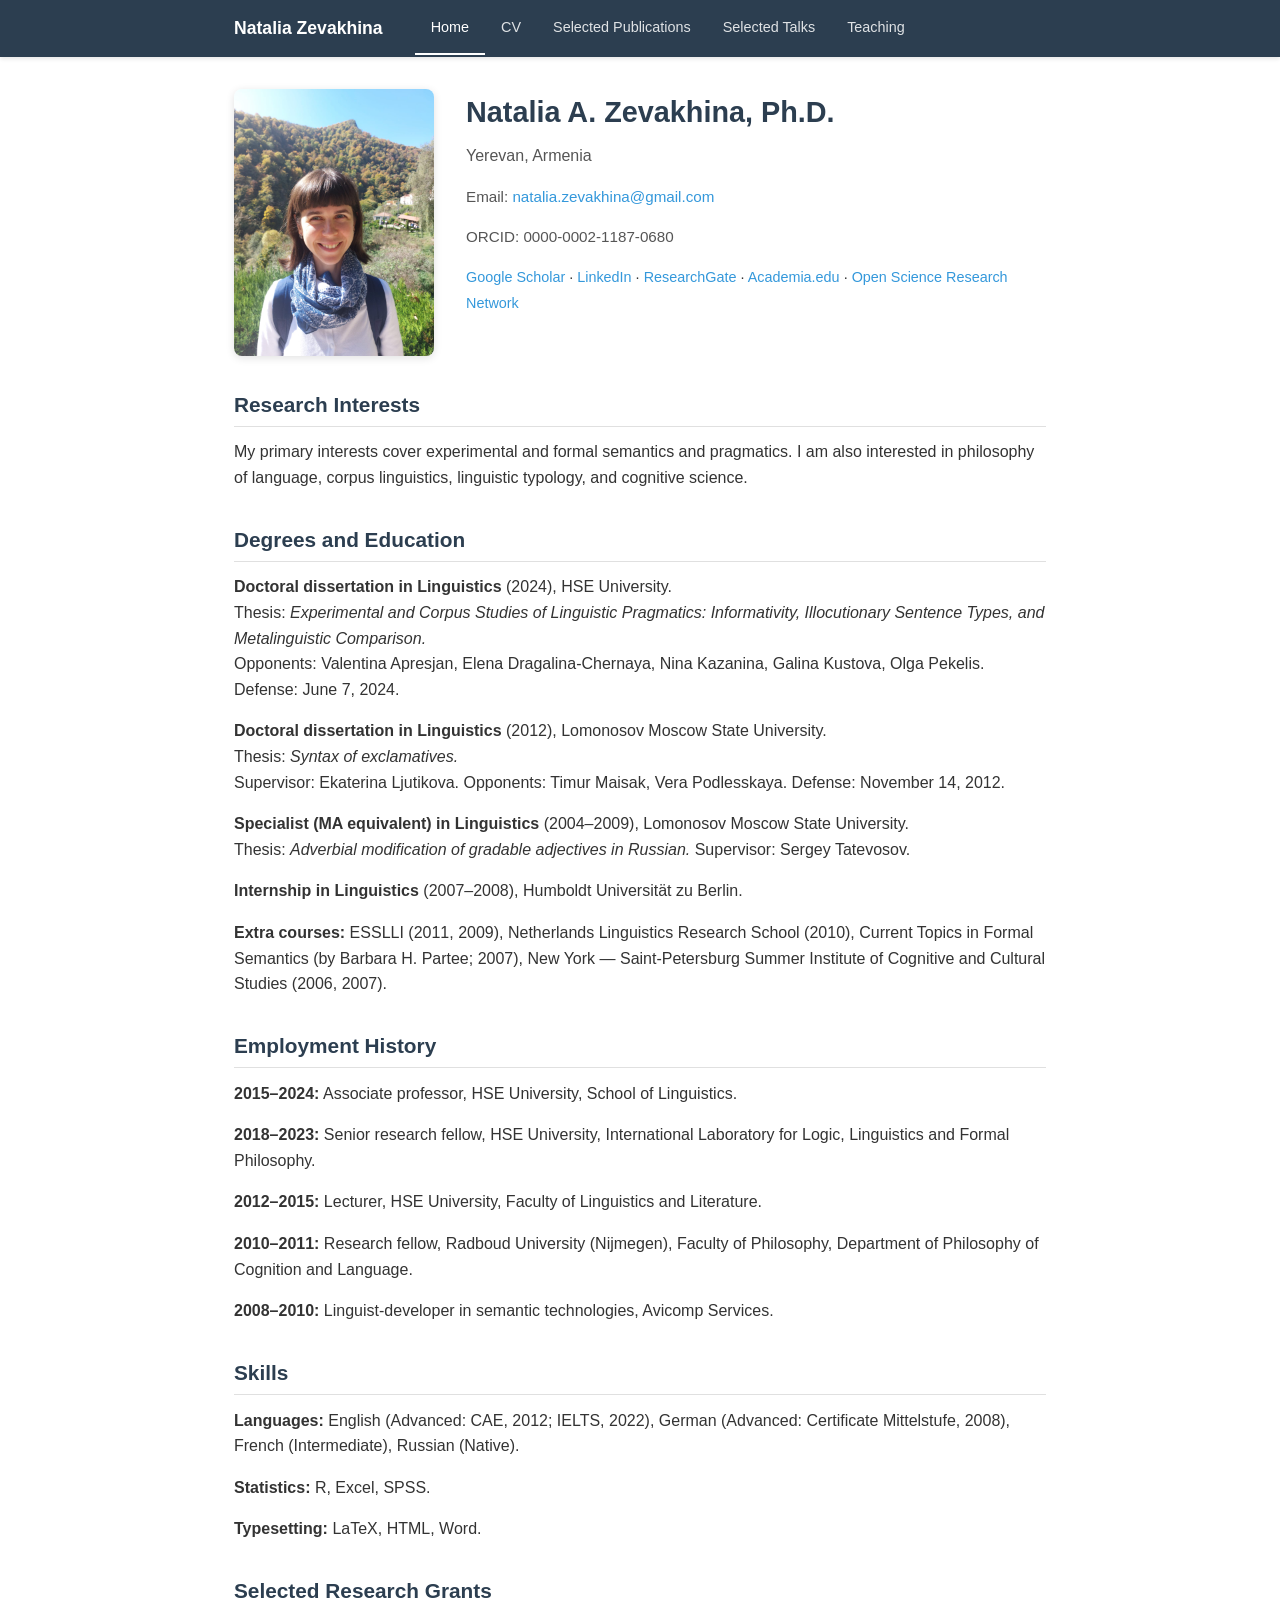
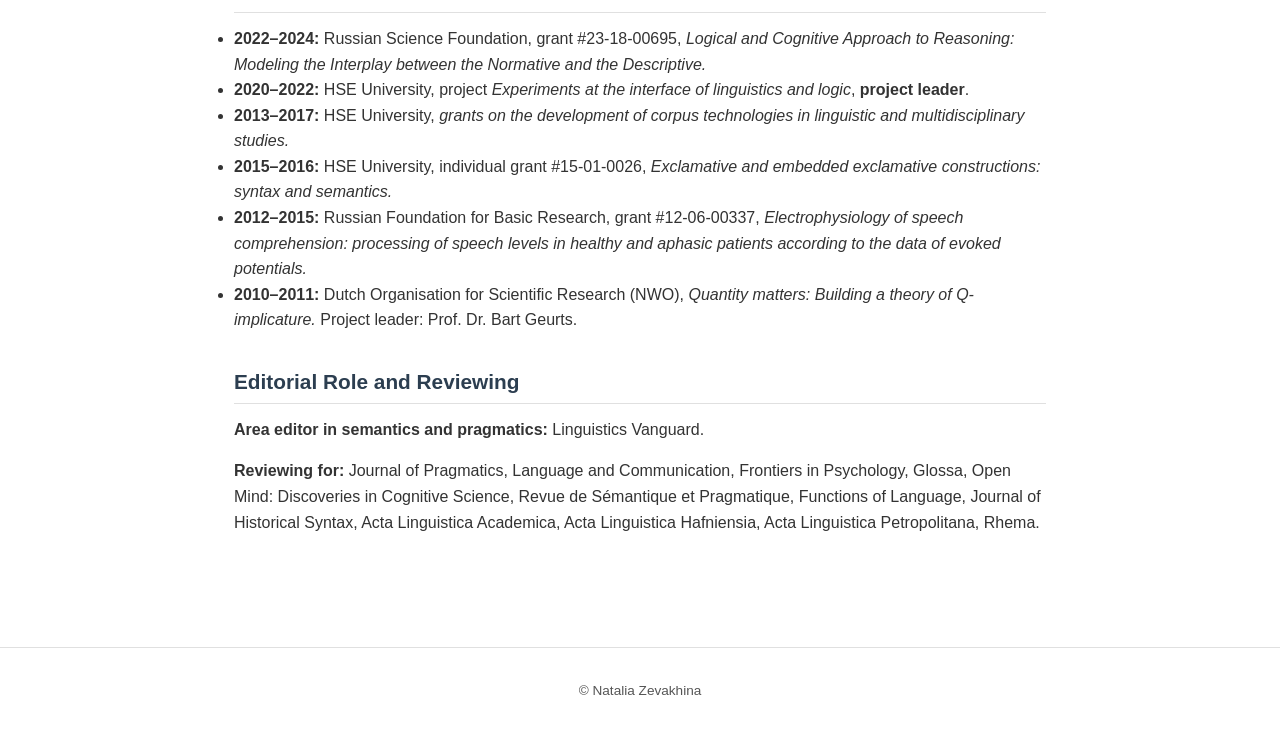
<file: index.html>
<!DOCTYPE html>
<html lang="en">
<head>
    <meta charset="UTF-8">
    <meta name="viewport" content="width=device-width, initial-scale=1.0">
    <title>Natalia Zevakhina</title>
    <meta name="description" content="Personal website of Natalia A. Zevakhina, Ph.D. — researcher in experimental and formal semantics and pragmatics, corpus linguistics, and cognitive science.">
    <link rel="stylesheet" href="assets/style.css">
</head>
<body>
    <header>
        <nav>
            <div class="site-title"><a href="index.html">Natalia Zevakhina</a></div>
            <button class="nav-toggle" aria-label="Toggle navigation" onclick="document.querySelector('nav ul').classList.toggle('open')">☰</button>
            <ul>
                <li><a href="index.html" class="active">Home</a></li>
                <li><a href="cv.html">CV</a></li>
                <li><a href="publications.html">Selected Publications</a></li>
                <li><a href="talks.html">Selected Talks</a></li>
                <li><a href="teaching.html">Teaching</a></li>
            </ul>
        </nav>
    </header>

    <main>
        <div class="hero">
            <img class="hero-photo" src="assets/photo.jpg" alt="Natalia Zevakhina">
            <div class="hero-text">
                <h1>Natalia A. Zevakhina, Ph.D.</h1>
                <p class="subtitle">Yerevan, Armenia</p>
                <p class="contact">Email: <a href="mailto:natalia.zevakhina@gmail.com">natalia.zevakhina@gmail.com</a></p>
                <p class="contact">ORCID: 0000-0002-1187-0680</p>
                <p class="profiles">
                    <a href="https://scholar.google.com/citations?user=_qPh_IUAAAAJ" target="_blank">Google Scholar</a> ·
                    <a href="https://www.linkedin.com/in/natalia-zevakhina/" target="_blank">LinkedIn</a> ·
                    <a href="https://www.researchgate.net/profile/Natalia-Zevakhina" target="_blank">ResearchGate</a> ·
                    <a href="https://independent.academia.edu/NataliaZevakhina" target="_blank">Academia.edu</a> ·
                    <a href="https://loop.frontiersin.org/people/846176/overview" target="_blank">Open Science Research Network</a>
                </p>
            </div>
        </div>

        <h2>Research Interests</h2>
        <p>My primary interests cover experimental and formal semantics and pragmatics. I am also interested in philosophy of language, corpus linguistics, linguistic typology, and cognitive science.</p>

        <h2>Degrees and Education</h2>
        <p><strong>Doctoral dissertation in Linguistics</strong> (2024), HSE University.<br>
            Thesis: <em>Experimental and Corpus Studies of Linguistic Pragmatics: Informativity, Illocutionary Sentence Types, and Metalinguistic Comparison.</em><br>
            Opponents: Valentina Apresjan, Elena Dragalina-Chernaya, Nina Kazanina, Galina Kustova, Olga Pekelis. Defense: June 7, 2024.</p>
        <p><strong>Doctoral dissertation in Linguistics</strong> (2012), Lomonosov Moscow State University.<br>
            Thesis: <em>Syntax of exclamatives.</em><br>
            Supervisor: Ekaterina Ljutikova. Opponents: Timur Maisak, Vera Podlesskaya. Defense: November 14, 2012.</p>
        <p><strong>Specialist (MA equivalent) in Linguistics</strong> (2004–2009), Lomonosov Moscow State University.<br>
            Thesis: <em>Adverbial modification of gradable adjectives in Russian.</em> Supervisor: Sergey Tatevosov.</p>
        <p><strong>Internship in Linguistics</strong> (2007–2008), Humboldt Universität zu Berlin.</p>
        <p><strong>Extra courses:</strong> ESSLLI (2011, 2009), Netherlands Linguistics Research School (2010), Current Topics in Formal Semantics (by Barbara H. Partee; 2007), New York — Saint-Petersburg Summer Institute of Cognitive and Cultural Studies (2006, 2007).</p>

        <h2>Employment History</h2>
        <p><strong>2015–2024:</strong> Associate professor, HSE University, School of Linguistics.</p>
        <p><strong>2018–2023:</strong> Senior research fellow, HSE University, International Laboratory for Logic, Linguistics and Formal Philosophy.</p>
        <p><strong>2012–2015:</strong> Lecturer, HSE University, Faculty of Linguistics and Literature.</p>
        <p><strong>2010–2011:</strong> Research fellow, Radboud University (Nijmegen), Faculty of Philosophy, Department of Philosophy of Cognition and Language.</p>
        <p><strong>2008–2010:</strong> Linguist-developer in semantic technologies, Avicomp Services.</p>

        <h2>Skills</h2>
        <p><strong>Languages:</strong> English (Advanced: CAE, 2012; IELTS, 2022), German (Advanced: Certificate Mittelstufe, 2008), French (Intermediate), Russian (Native).</p>
        <p><strong>Statistics:</strong> R, Excel, SPSS.</p>
        <p><strong>Typesetting:</strong> LaTeX, HTML, Word.</p>

        <h2>Selected Research Grants</h2>
        <ul>
            <li><strong>2022–2024:</strong> Russian Science Foundation, grant #23-18-00695, <em>Logical and Cognitive Approach to Reasoning: Modeling the Interplay between the Normative and the Descriptive.</em></li>
            <li><strong>2020–2022:</strong> HSE University, project <em>Experiments at the interface of linguistics and logic</em>, <strong>project leader</strong>.</li>
            <li><strong>2013–2017:</strong> HSE University, <em>grants on the development of corpus technologies in linguistic and multidisciplinary studies.</em></li>
            <li><strong>2015–2016:</strong> HSE University, individual grant #15-01-0026, <em>Exclamative and embedded exclamative constructions: syntax and semantics.</em></li>
            <li><strong>2012–2015:</strong> Russian Foundation for Basic Research, grant #12-06-00337, <em>Electrophysiology of speech comprehension: processing of speech levels in healthy and aphasic patients according to the data of evoked potentials.</em></li>
            <li><strong>2010–2011:</strong> Dutch Organisation for Scientific Research (NWO), <em>Quantity matters: Building a theory of Q-implicature.</em> Project leader: Prof. Dr. Bart Geurts.</li>
        </ul>

        <h2>Editorial Role and Reviewing</h2>
        <p><strong>Area editor in semantics and pragmatics:</strong> Linguistics Vanguard.</p>
        <p><strong>Reviewing for:</strong> Journal of Pragmatics, Language and Communication, Frontiers in Psychology, Glossa, Open Mind: Discoveries in Cognitive Science, Revue de Sémantique et Pragmatique, Functions of Language, Journal of Historical Syntax, Acta Linguistica Academica, Acta Linguistica Hafniensia, Acta Linguistica Petropolitana, Rhema.</p>
    </main>

    <footer>
        © Natalia Zevakhina
    </footer>
</body>
</html>
</file>
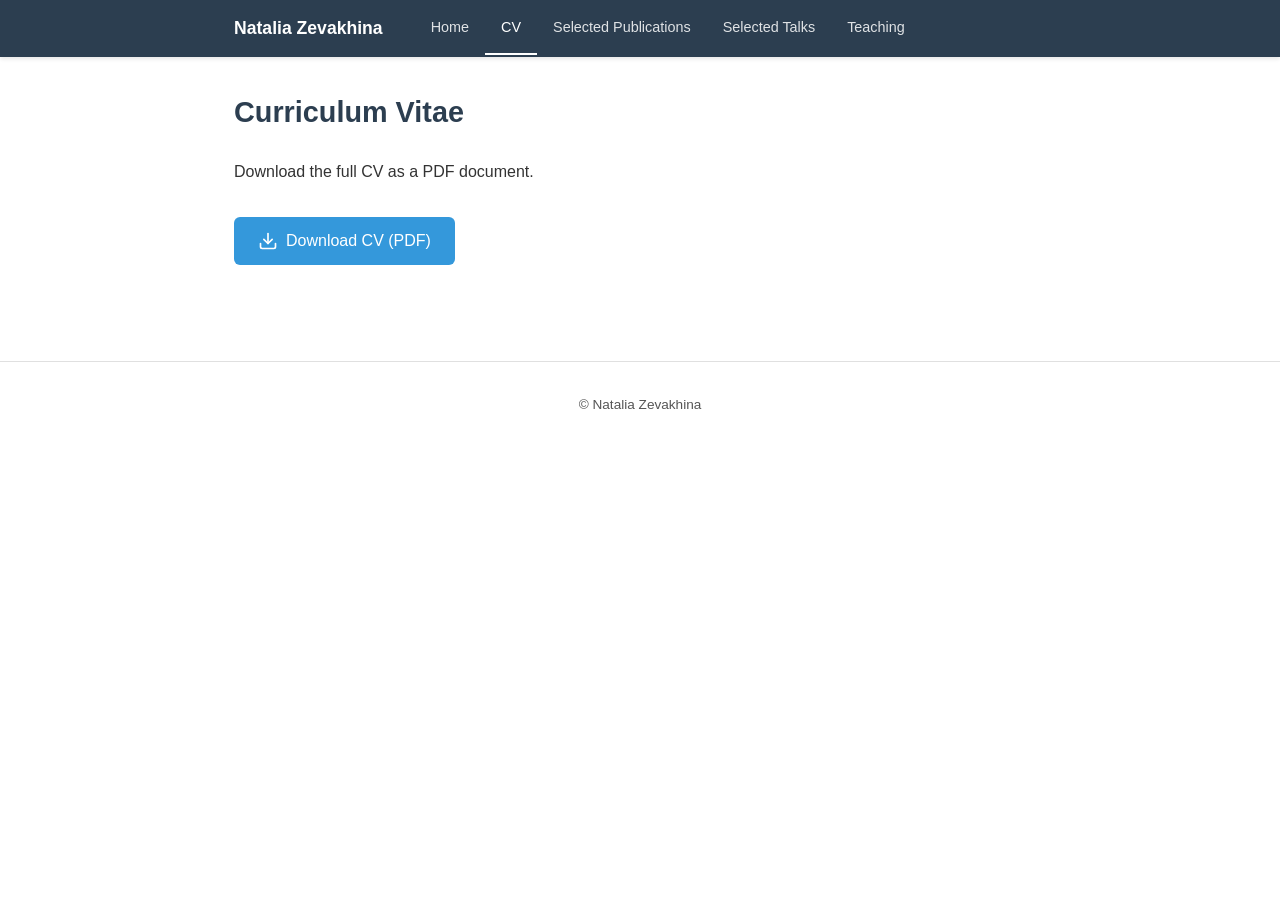
<file: cv.html>
<!DOCTYPE html>
<html lang="en">
<head>
    <meta charset="UTF-8">
    <meta name="viewport" content="width=device-width, initial-scale=1.0">
    <title>CV — Natalia Zevakhina</title>
    <meta name="description" content="Curriculum vitae of Natalia Zevakhina — academic positions, education, grants, and professional activities in linguistics.">
    <link rel="stylesheet" href="assets/style.css">
</head>
<body>
    <header>
        <nav>
            <div class="site-title"><a href="index.html">Natalia Zevakhina</a></div>
            <button class="nav-toggle" aria-label="Toggle navigation" onclick="document.querySelector('nav ul').classList.toggle('open')">☰</button>
            <ul>
                <li><a href="index.html">Home</a></li>
                <li><a href="cv.html" class="active">CV</a></li>
                <li><a href="publications.html">Selected Publications</a></li>
                <li><a href="talks.html">Selected Talks</a></li>
                <li><a href="teaching.html">Teaching</a></li>
            </ul>
        </nav>
    </header>

    <main>
        <h1>Curriculum Vitae</h1>
        <p>Download the full CV as a PDF document.</p>
        <a class="cv-download" href="cv.pdf" target="_blank">
            <svg xmlns="http://www.w3.org/2000/svg" width="20" height="20" viewBox="0 0 24 24" fill="none" stroke="currentColor" stroke-width="2" stroke-linecap="round" stroke-linejoin="round"><path d="M21 15v4a2 2 0 0 1-2 2H5a2 2 0 0 1-2-2v-4"/><polyline points="7 10 12 15 17 10"/><line x1="12" y1="15" x2="12" y2="3"/></svg>
            Download CV (PDF)
        </a>
    </main>

    <footer>
        © Natalia Zevakhina
    </footer>
</body>
</html>
</file>
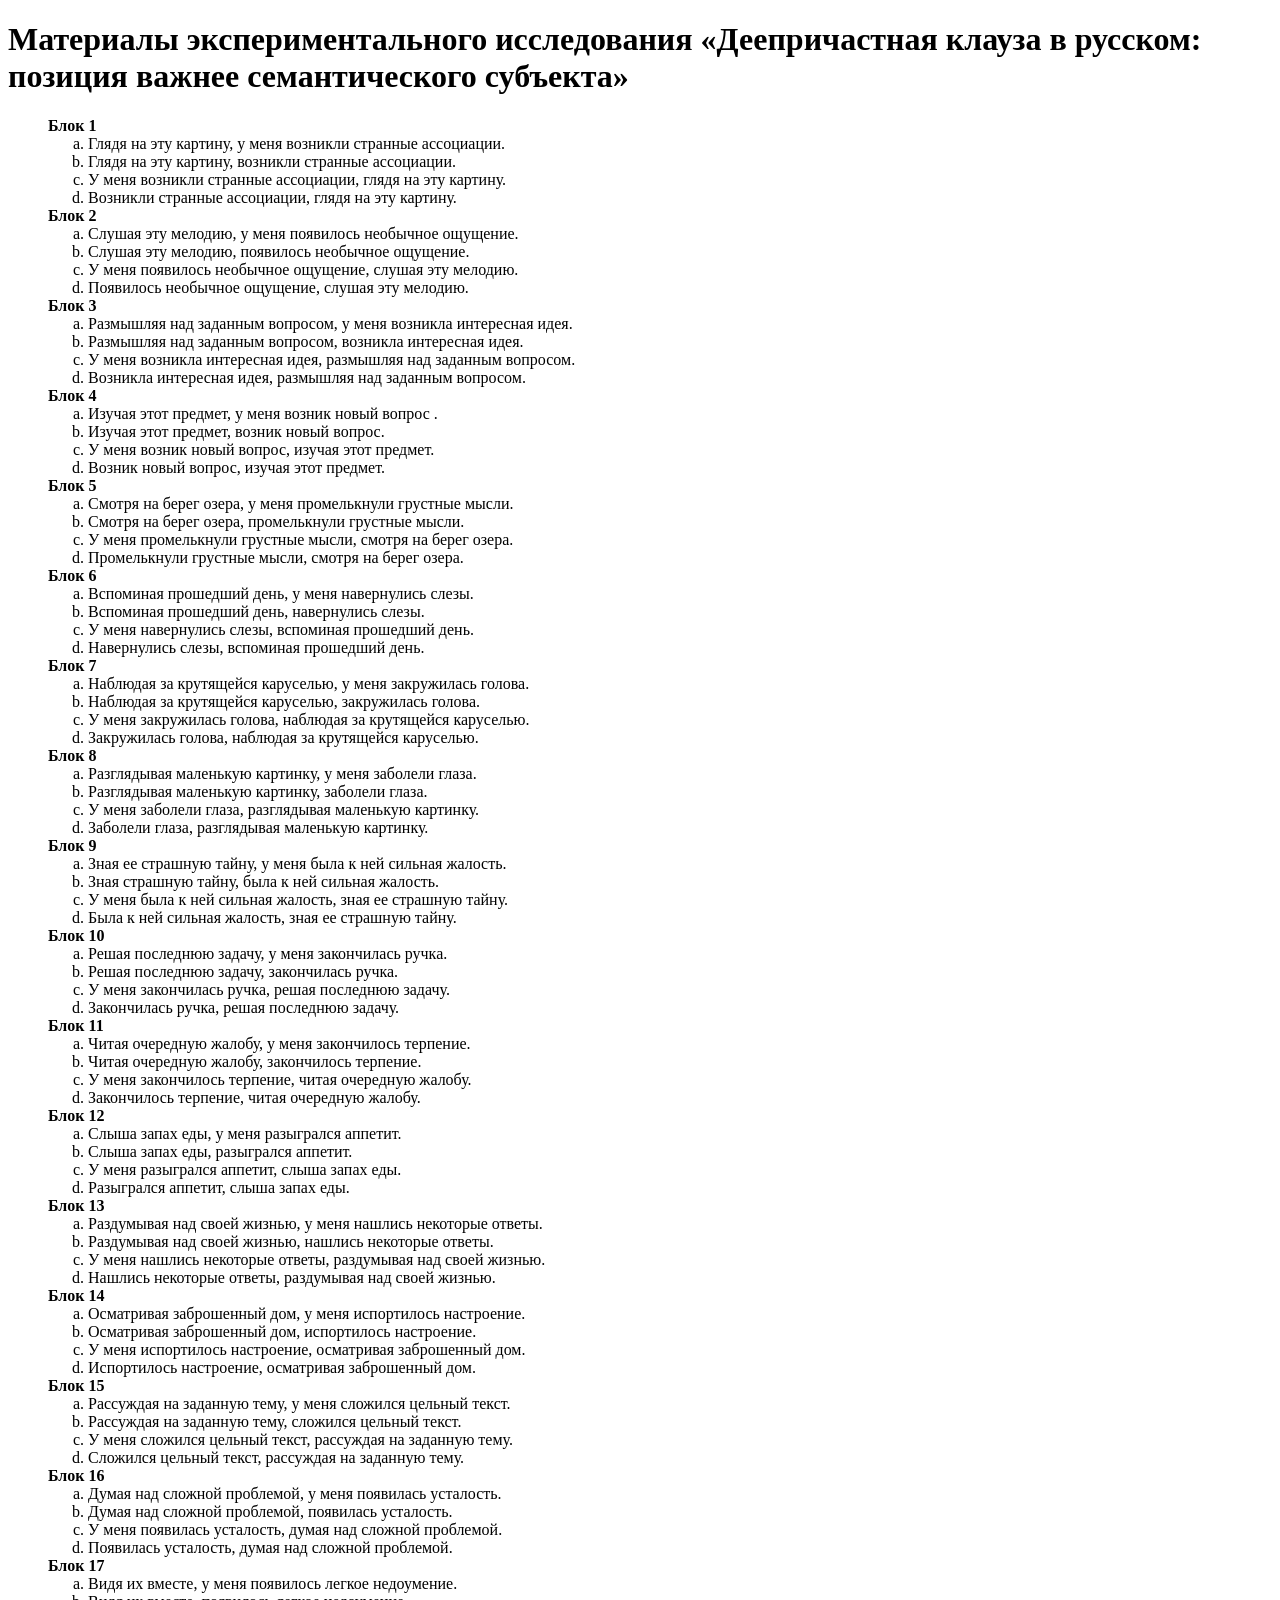
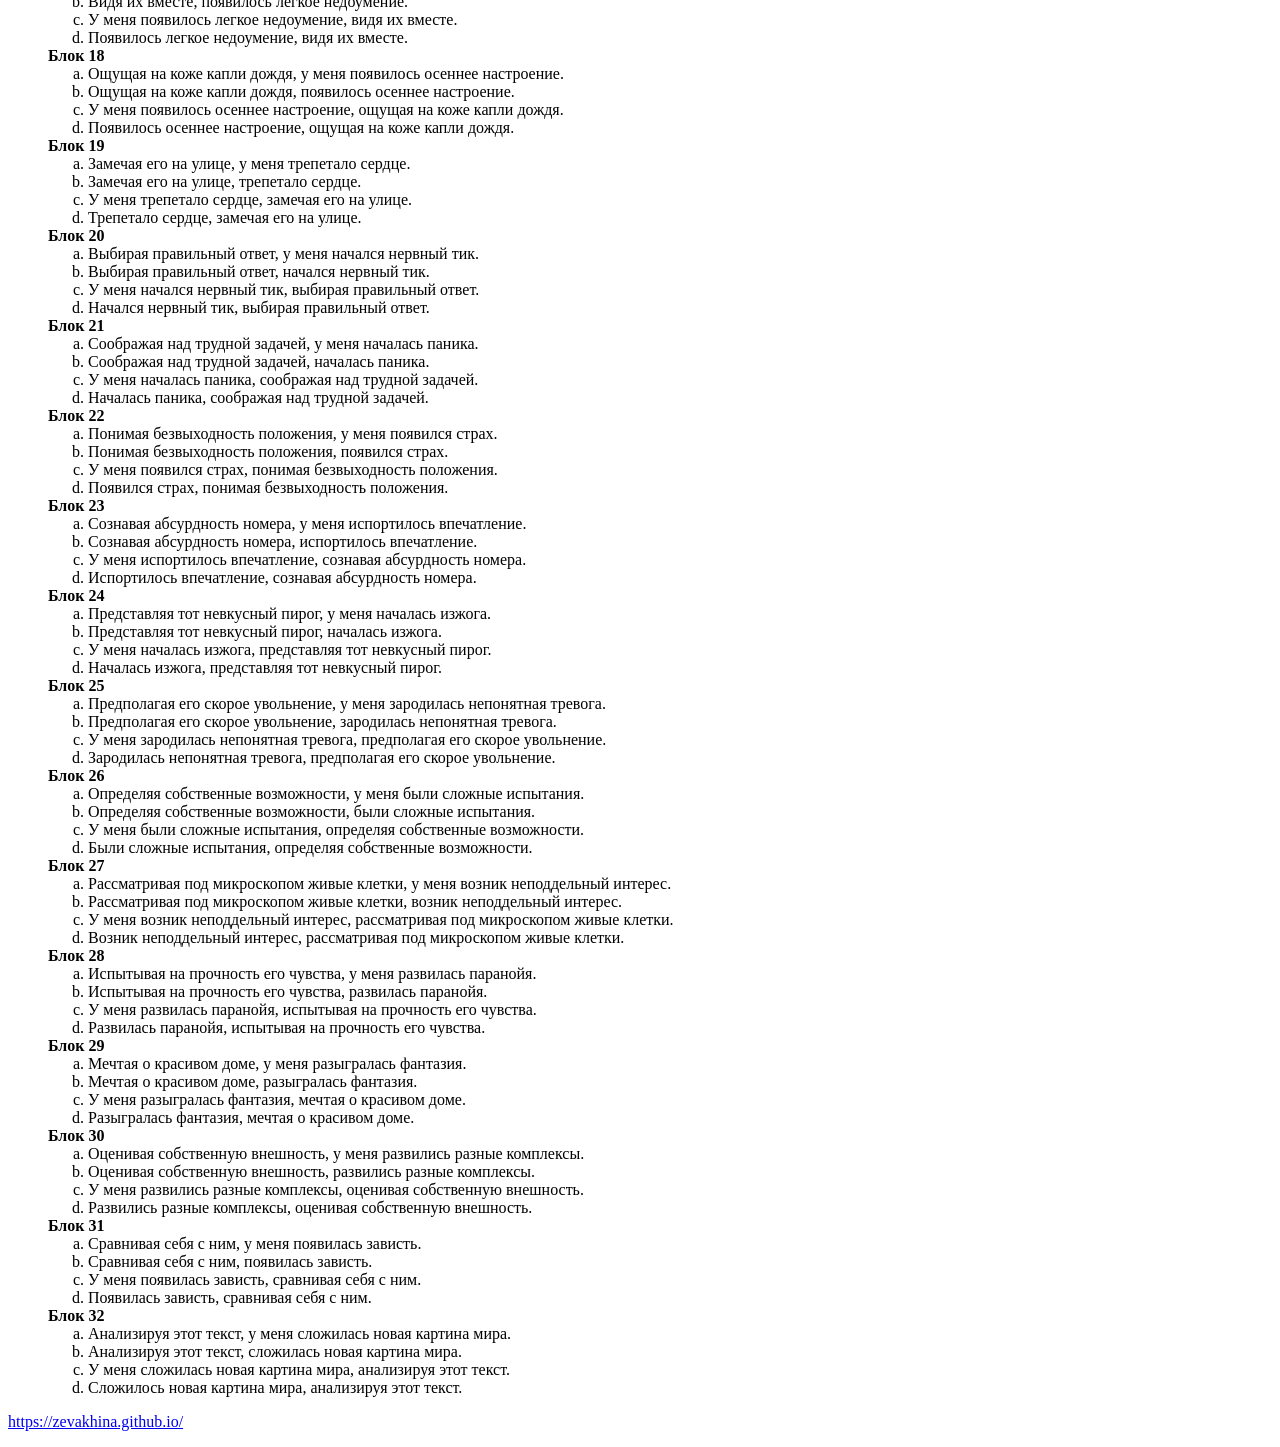
<file: experiment-position.html>
<!DOCTYPE html>
<html lang="ru">
    <head>
    	<meta charset="UTF-8">
    	<title>Материалы экспериментального исследования «Деепричастная клауза в русском: позиция важнее семантического субъекта»</title>

    	<style>
		    ol.experiment-blocks > ol {
		        list-style-type: lower-alpha;
		    }
		    ol.experiment-blocks {
		        list-style-type: none;
		    }
		    ol.experiment-blocks > li {
		        font-weight: bold;
		    }
		</style>
    </head>
<body>

<h1>Материалы экспериментального исследования «Деепричастная клауза в русском: позиция важнее семантического субъекта»</h1>

<ol class="experiment-blocks">
<li>Блок 1</li>
	<ol>
	<li>Глядя на эту картину, у меня возникли странные ассоциации.</li>
	<li>Глядя на эту картину, возникли странные ассоциации.</li>
	<li>У меня возникли странные ассоциации, глядя на эту картину.</li>
	<li>Возникли странные ассоциации, глядя на эту картину.</li>
	</ol>
<li>Блок 2</li>
	<ol>
	<li>Слушая эту мелодию, у меня появилось необычное ощущение.</li>
	<li>Слушая эту мелодию, появилось необычное ощущение.</li>
	<li>У меня появилось необычное ощущение, слушая эту мелодию.</li>
	<li>Появилось необычное ощущение, слушая эту мелодию.</li>
	</ol>
<li>Блок 3</li>
	<ol>
	<li>Размышляя над заданным вопросом, у меня возникла интересная идея.</li>
	<li>Размышляя над заданным вопросом, возникла интересная идея.</li>
	<li>У меня возникла интересная идея, размышляя над заданным вопросом.</li>
	<li>Возникла интересная идея, размышляя над заданным вопросом.</li>
	</ol>
<li>Блок 4</li>
	<ol>
	<li>Изучая этот предмет, у меня возник новый вопрос .</li>
	<li>Изучая этот предмет, возник новый вопрос.</li>
	<li>У меня возник новый вопрос, изучая этот предмет.</li>
	<li>Возник новый вопрос, изучая этот предмет.</li>
	</ol>
<li>Блок 5</li>
	<ol>
	<li>Смотря на берег озера, у меня промелькнули грустные мысли.</li>
	<li>Смотря на берег озера, промелькнули грустные мысли.</li>
	<li>У меня промелькнули грустные мысли, смотря на берег озера.</li>
	<li>Промелькнули грустные мысли, смотря на берег озера.</li>
	</ol>
<li>Блок 6</li>
	<ol>
	<li>Вспоминая прошедший день, у меня навернулись слезы.</li>
	<li>Вспоминая прошедший день, навернулись слезы.</li>
	<li>У меня навернулись слезы, вспоминая прошедший день.</li>
	<li>Навернулись слезы, вспоминая прошедший день.</li>
	</ol>
<li>Блок 7</li>
	<ol>
	<li>Наблюдая за крутящейся каруселью, у меня закружилась голова.</li>
	<li>Наблюдая за крутящейся каруселью, закружилась голова.</li>
	<li>У меня закружилась голова, наблюдая за крутящейся каруселью.</li>
	<li>Закружилась голова, наблюдая за крутящейся каруселью.</li>
	</ol>
<li>Блок 8</li>
	<ol>
	<li>Разглядывая маленькую картинку, у меня заболели глаза.</li>
	<li>Разглядывая маленькую картинку, заболели глаза.</li>
	<li>У меня заболели глаза, разглядывая маленькую картинку.</li>
	<li>Заболели глаза, разглядывая маленькую картинку.</li>
	</ol>
<li>Блок 9</li>
	<ol>
	<li>Зная ее страшную тайну, у меня была к ней сильная жалость.</li>
	<li>Зная страшную тайну, была к ней сильная жалость.</li>
	<li>У меня была к ней сильная жалость, зная ее страшную тайну.</li>
	<li>Была к ней сильная жалость, зная ее страшную тайну.</li>
	</ol>
<li>Блок 10</li>
	<ol>
	<li>Решая последнюю задачу, у меня закончилась ручка.</li>
	<li>Решая последнюю задачу, закончилась ручка.</li>
	<li>У меня закончилась ручка, решая последнюю задачу.</li>
	<li>Закончилась ручка, решая последнюю задачу.</li>
	</ol>
<li>Блок 11</li>
	<ol>
	<li>Читая очередную жалобу, у меня закончилось терпение.</li>
	<li>Читая очередную жалобу, закончилось терпение.</li>
	<li>У меня закончилось терпение, читая очередную жалобу.</li>
	<li>Закончилось терпение, читая очередную жалобу.</li>
	</ol>
<li>Блок 12</li>
	<ol>
	<li>Слыша запах еды, у меня разыгрался аппетит.</li>
	<li>Слыша запах еды, разыгрался аппетит.</li>
	<li>У меня разыгрался аппетит, слыша запах еды.</li>
	<li>Разыгрался аппетит, слыша запах еды.</li>
	</ol>
<li>Блок 13</li>
	<ol>
	<li>Раздумывая над своей жизнью, у меня нашлись некоторые ответы.</li>
	<li>Раздумывая над своей жизнью, нашлись некоторые ответы.</li>
	<li>У меня нашлись некоторые ответы, раздумывая над своей жизнью.</li>
	<li>Нашлись некоторые ответы, раздумывая над своей жизнью.</li>
	</ol>
<li>Блок 14</li>
	<ol>
	<li>Осматривая заброшенный дом, у меня испортилось настроение.</li>
	<li>Осматривая заброшенный дом, испортилось настроение.</li>
	<li>У меня испортилось настроение, осматривая заброшенный дом.</li>
	<li>Испортилось настроение, осматривая заброшенный дом.</li>
	</ol>
<li>Блок 15</li>
	<ol>
	<li>Рассуждая на заданную тему, у меня сложился цельный текст.</li>
	<li>Рассуждая на заданную тему, сложился цельный текст.</li>
	<li>У меня сложился цельный текст, рассуждая на заданную тему.</li>
	<li>Сложился цельный текст, рассуждая на заданную тему.</li>
	</ol>
<li>Блок 16</li>
	<ol>
	<li>Думая над сложной проблемой, у меня появилась усталость.</li>
	<li>Думая над сложной проблемой, появилась усталость.</li>
	<li>У меня появилась усталость, думая над сложной проблемой.</li>
	<li>Появилась усталость, думая над сложной проблемой.</li>
	</ol>
<li>Блок 17</li>
	<ol>
	<li>Видя их вместе, у меня появилось легкое недоумение.</li>
	<li>Видя их вместе, появилось легкое недоумение.</li>
	<li>У меня появилось легкое недоумение, видя их вместе.</li>
	<li>Появилось легкое недоумение, видя их вместе.</li>
	</ol>
<li>Блок 18</li>
	<ol>
	<li>Ощущая на коже капли дождя, у меня появилось осеннее настроение.</li>
	<li>Ощущая на коже капли дождя, появилось осеннее настроение.</li>
	<li>У меня появилось осеннее настроение, ощущая на коже капли дождя.</li>
	<li>Появилось осеннее настроение, ощущая на коже капли дождя.</li>
	</ol>
<li>Блок 19</li>
	<ol>
	<li>Замечая его на улице, у меня трепетало сердце.</li>
	<li>Замечая его на улице, трепетало сердце.</li>
	<li>У меня трепетало сердце, замечая его на улице.</li>
	<li>Трепетало сердце, замечая его на улице.</li>
	</ol>
<li>Блок 20</li>
	<ol>
	<li>Выбирая правильный ответ, у меня начался нервный тик.</li>
	<li>Выбирая правильный ответ, начался нервный тик.</li>
	<li>У меня начался нервный тик, выбирая правильный ответ.</li>
	<li>Начался нервный тик, выбирая правильный ответ.</li>
	</ol>
<li>Блок 21</li>
	<ol>
	<li>Соображая над трудной задачей, у меня началась паника.</li>
	<li>Соображая над трудной задачей, началась паника.</li>
	<li>У меня началась паника, соображая над трудной задачей.</li>
	<li>Началась паника, соображая над трудной задачей.</li>
	</ol>
<li>Блок 22</li>
	<ol>
	<li>Понимая безвыходность положения, у меня появился страх.</li>
	<li>Понимая безвыходность положения, появился страх.</li>
	<li>У меня появился страх, понимая безвыходность положения.</li>
	<li>Появился страх, понимая безвыходность положения.</li>
	</ol>
<li>Блок 23</li>
	<ol>
	<li>Сознавая абсурдность номера, у меня испортилось впечатление.</li>
	<li>Сознавая абсурдность номера, испортилось впечатление.</li>
	<li>У меня испортилось впечатление, сознавая абсурдность номера.</li>
	<li>Испортилось впечатление, сознавая абсурдность номера.</li>
	</ol>
<li>Блок 24</li>
	<ol>
	<li>Представляя тот невкусный пирог, у меня началась изжога.</li>
	<li>Представляя тот невкусный пирог, началась изжога.</li>
	<li>У меня началась изжога, представляя тот невкусный пирог.</li>
	<li>Началась изжога, представляя тот невкусный пирог.</li>
	</ol>
<li>Блок 25</li>
	<ol>
	<li>Предполагая его скорое увольнение, у меня зародилась непонятная тревога.</li>
	<li>Предполагая его скорое увольнение, зародилась непонятная тревога.</li>
	<li>У меня зародилась непонятная тревога, предполагая его скорое увольнение.</li>
	<li>Зародилась непонятная тревога, предполагая его скорое увольнение.</li>
	</ol>
<li>Блок 26</li>
	<ol>
	<li>Определяя собственные возможности, у меня были сложные испытания.</li>
	<li>Определяя собственные возможности, были сложные испытания.</li>
	<li>У меня были сложные испытания, определяя собственные возможности.</li>
	<li>Были сложные испытания, определяя собственные возможности.</li>
	</ol>
<li>Блок 27</li>
	<ol>
	<li>Рассматривая под микроскопом живые клетки, у меня возник неподдельный интерес.</li>
	<li>Рассматривая под микроскопом живые клетки, возник неподдельный интерес.</li>
	<li>У меня возник неподдельный интерес, рассматривая под микроскопом живые клетки.</li>
	<li>Возник неподдельный интерес, рассматривая под микроскопом живые клетки.</li>
	</ol>
<li>Блок 28</li>
	<ol>
	<li>Испытывая на прочность его чувства, у меня развилась паранойя.</li>
	<li>Испытывая на прочность его чувства, развилась паранойя.</li>
	<li>У меня развилась паранойя, испытывая на прочность его чувства.</li>
	<li>Развилась паранойя, испытывая на прочность его чувства.</li>
	</ol>
<li>Блок 29</li>
	<ol>
	<li>Мечтая о красивом доме, у меня разыгралась фантазия.</li>
	<li>Мечтая о красивом доме, разыгралась фантазия.</li>
	<li>У меня разыгралась фантазия, мечтая о красивом доме.</li>
	<li>Разыгралась фантазия, мечтая о красивом доме.</li>
	</ol>
<li>Блок 30</li>
	<ol>
	<li>Оценивая собственную внешность, у меня развились разные комплексы.</li>
	<li>Оценивая собственную внешность, развились разные комплексы.</li>
	<li>У меня развились разные комплексы, оценивая собственную внешность.</li>
	<li>Развились разные комплексы, оценивая собственную внешность.</li>
	</ol>
<li>Блок 31</li>
	<ol>
	<li>Сравнивая себя с ним, у меня появилась зависть.</li>
	<li>Сравнивая себя с ним, появилась зависть.</li>
	<li>У меня появилась зависть, сравнивая себя с ним.</li>
	<li>Появилась зависть, сравнивая себя с ним.</li>
	</ol>
<li>Блок 32</li>
	<ol>
	<li>Анализируя этот текст, у меня сложилась новая картина мира.</li>
	<li>Анализируя этот текст, сложилась новая картина мира.</li>
	<li>У меня сложилась новая картина мира, анализируя этот текст.</li>
	<li>Сложилось новая картина мира, анализируя этот текст.</li>
	</ol>
</ol>

<p><a href="https://zevakhina.github.io/">https://zevakhina.github.io/</a></p>
</body>
</html>
</file>
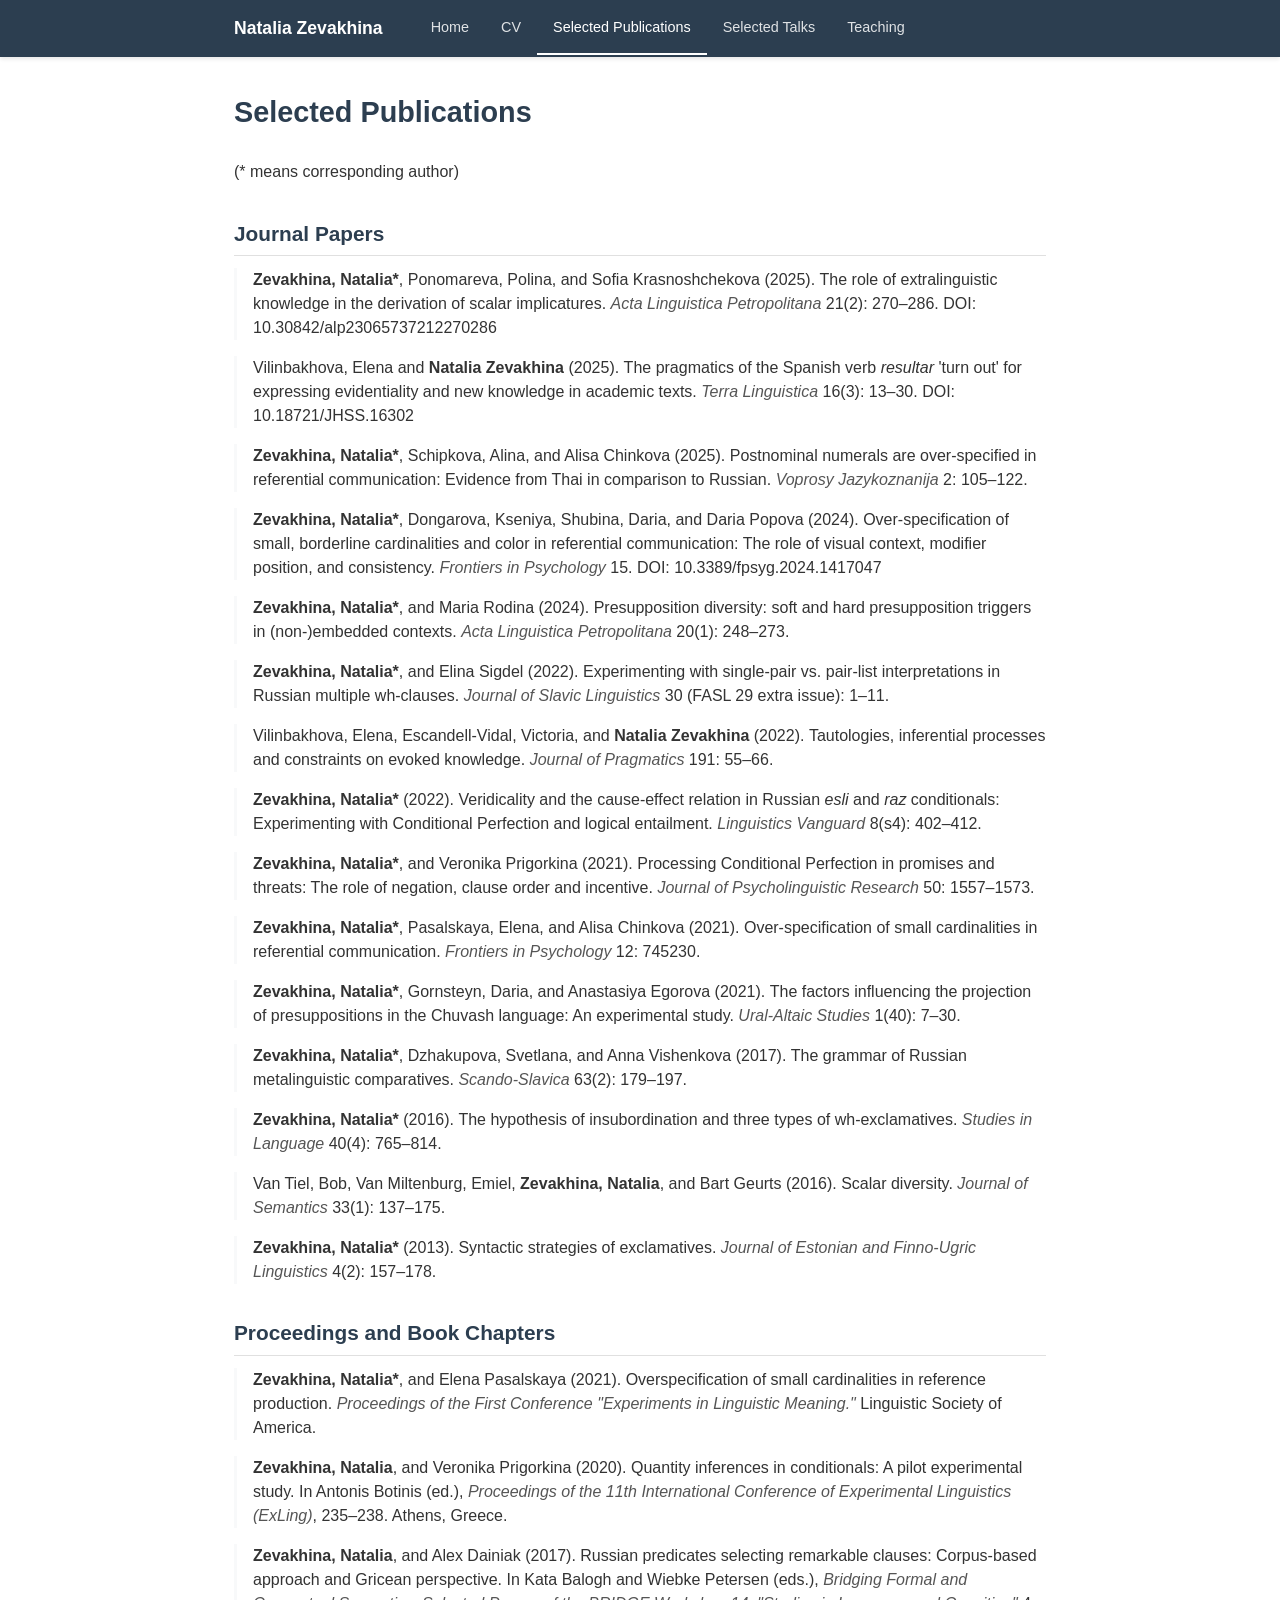
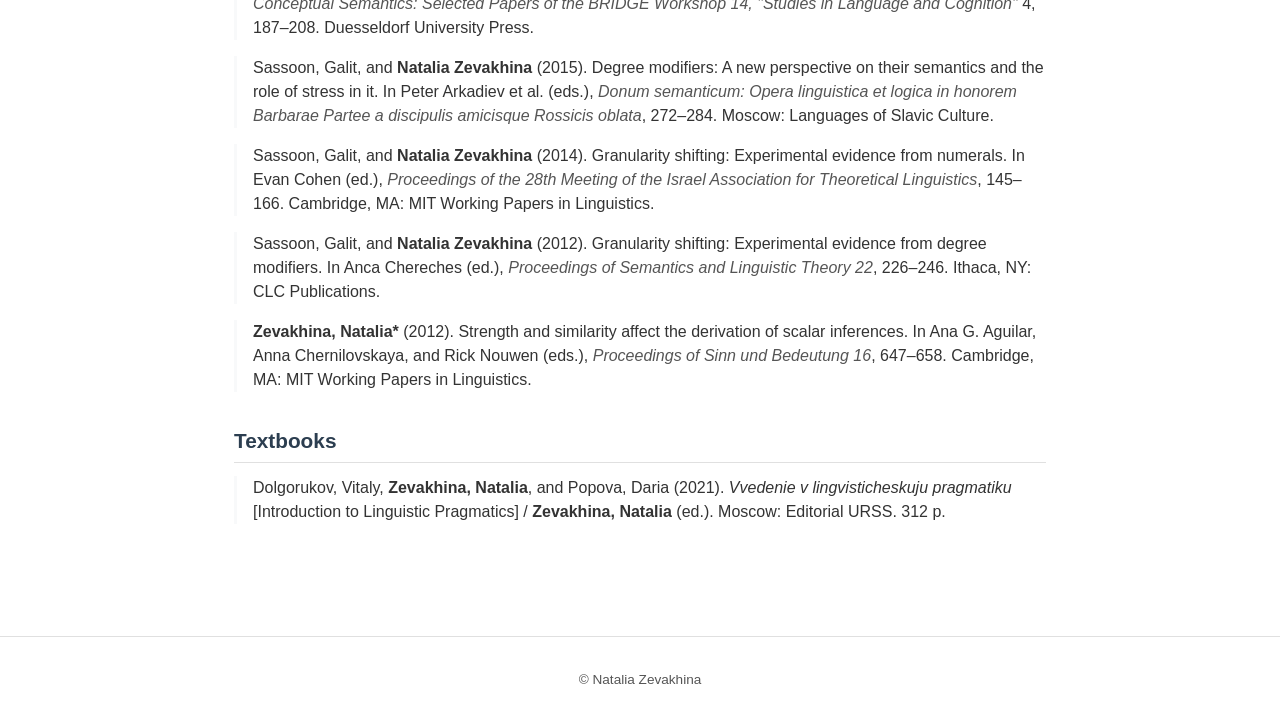
<file: publications.html>
<!DOCTYPE html>
<html lang="en">
<head>
    <meta charset="UTF-8">
    <meta name="viewport" content="width=device-width, initial-scale=1.0">
    <title>Selected Publications — Natalia Zevakhina</title>
    <meta name="description" content="Selected publications by Natalia Zevakhina — journal papers, conference proceedings, and book chapters on semantics, pragmatics, and linguistic typology.">
    <link rel="stylesheet" href="assets/style.css">
</head>
<body>
    <header>
        <nav>
            <div class="site-title"><a href="index.html">Natalia Zevakhina</a></div>
            <button class="nav-toggle" aria-label="Toggle navigation" onclick="document.querySelector('nav ul').classList.toggle('open')">☰</button>
            <ul>
                <li><a href="index.html">Home</a></li>
                <li><a href="cv.html">CV</a></li>
                <li><a href="publications.html" class="active">Selected Publications</a></li>
                <li><a href="talks.html">Selected Talks</a></li>
                <li><a href="teaching.html">Teaching</a></li>
            </ul>
        </nav>
    </header>

    <main>
        <h1>Selected Publications</h1>
        <p>(* means corresponding author)</p>

        <h2>Journal Papers</h2>

        <ul class="pub-list">
            <li><strong>Zevakhina, Natalia*</strong>, Ponomareva, Polina, and Sofia Krasnoshchekova (2025). <span class="pub-title">The role of extralinguistic knowledge in the derivation of scalar implicatures.</span> <span class="pub-venue">Acta Linguistica Petropolitana</span> 21(2): 270–286. DOI: 10.30842/alp23065737212270286</li>
            <li>Vilinbakhova, Elena and <strong>Natalia Zevakhina</strong> (2025). <span class="pub-title">The pragmatics of the Spanish verb <em>resultar</em> 'turn out' for expressing evidentiality and new knowledge in academic texts.</span> <span class="pub-venue">Terra Linguistica</span> 16(3): 13–30. DOI: 10.18721/JHSS.16302</li>
            <li><strong>Zevakhina, Natalia*</strong>, Schipkova, Alina, and Alisa Chinkova (2025). <span class="pub-title">Postnominal numerals are over-specified in referential communication: Evidence from Thai in comparison to Russian.</span> <span class="pub-venue">Voprosy Jazykoznanija</span> 2: 105–122.</li>
            <li><strong>Zevakhina, Natalia*</strong>, Dongarova, Kseniya, Shubina, Daria, and Daria Popova (2024). <span class="pub-title">Over-specification of small, borderline cardinalities and color in referential communication: The role of visual context, modifier position, and consistency.</span> <span class="pub-venue">Frontiers in Psychology</span> 15. DOI: 10.3389/fpsyg.2024.1417047</li>
            <li><strong>Zevakhina, Natalia*</strong>, and Maria Rodina (2024). <span class="pub-title">Presupposition diversity: soft and hard presupposition triggers in (non-)embedded contexts.</span> <span class="pub-venue">Acta Linguistica Petropolitana</span> 20(1): 248–273.</li>
            <li><strong>Zevakhina, Natalia*</strong>, and Elina Sigdel (2022). <span class="pub-title">Experimenting with single-pair vs. pair-list interpretations in Russian multiple wh-clauses.</span> <span class="pub-venue">Journal of Slavic Linguistics</span> 30 (FASL 29 extra issue): 1–11.</li>
            <li>Vilinbakhova, Elena, Escandell-Vidal, Victoria, and <strong>Natalia Zevakhina</strong> (2022). <span class="pub-title">Tautologies, inferential processes and constraints on evoked knowledge.</span> <span class="pub-venue">Journal of Pragmatics</span> 191: 55–66.</li>
            <li><strong>Zevakhina, Natalia*</strong> (2022). <span class="pub-title">Veridicality and the cause-effect relation in Russian <em>esli</em> and <em>raz</em> conditionals: Experimenting with Conditional Perfection and logical entailment.</span> <span class="pub-venue">Linguistics Vanguard</span> 8(s4): 402–412.</li>
            <li><strong>Zevakhina, Natalia*</strong>, and Veronika Prigorkina (2021). <span class="pub-title">Processing Conditional Perfection in promises and threats: The role of negation, clause order and incentive.</span> <span class="pub-venue">Journal of Psycholinguistic Research</span> 50: 1557–1573.</li>
            <li><strong>Zevakhina, Natalia*</strong>, Pasalskaya, Elena, and Alisa Chinkova (2021). <span class="pub-title">Over-specification of small cardinalities in referential communication.</span> <span class="pub-venue">Frontiers in Psychology</span> 12: 745230.</li>
            <li><strong>Zevakhina, Natalia*</strong>, Gornsteyn, Daria, and Anastasiya Egorova (2021). <span class="pub-title">The factors influencing the projection of presuppositions in the Chuvash language: An experimental study.</span> <span class="pub-venue">Ural-Altaic Studies</span> 1(40): 7–30.</li>
            <li><strong>Zevakhina, Natalia*</strong>, Dzhakupova, Svetlana, and Anna Vishenkova (2017). <span class="pub-title">The grammar of Russian metalinguistic comparatives.</span> <span class="pub-venue">Scando-Slavica</span> 63(2): 179–197.</li>
            <li><strong>Zevakhina, Natalia*</strong> (2016). <span class="pub-title">The hypothesis of insubordination and three types of wh-exclamatives.</span> <span class="pub-venue">Studies in Language</span> 40(4): 765–814.</li>
            <li>Van Tiel, Bob, Van Miltenburg, Emiel, <strong>Zevakhina, Natalia</strong>, and Bart Geurts (2016). <span class="pub-title">Scalar diversity.</span> <span class="pub-venue">Journal of Semantics</span> 33(1): 137–175.</li>
            <li><strong>Zevakhina, Natalia*</strong> (2013). <span class="pub-title">Syntactic strategies of exclamatives.</span> <span class="pub-venue">Journal of Estonian and Finno-Ugric Linguistics</span> 4(2): 157–178.</li>
        </ul>

        <h2>Proceedings and Book Chapters</h2>

        <ul class="pub-list">
            <li><strong>Zevakhina, Natalia*</strong>, and Elena Pasalskaya (2021). <span class="pub-title">Overspecification of small cardinalities in reference production.</span> <span class="pub-venue">Proceedings of the First Conference "Experiments in Linguistic Meaning."</span> Linguistic Society of America.</li>
            <li><strong>Zevakhina, Natalia</strong>, and Veronika Prigorkina (2020). <span class="pub-title">Quantity inferences in conditionals: A pilot experimental study.</span> In Antonis Botinis (ed.), <span class="pub-venue">Proceedings of the 11th International Conference of Experimental Linguistics (ExLing)</span>, 235–238. Athens, Greece.</li>
            <li><strong>Zevakhina, Natalia</strong>, and Alex Dainiak (2017). <span class="pub-title">Russian predicates selecting remarkable clauses: Corpus-based approach and Gricean perspective.</span> In Kata Balogh and Wiebke Petersen (eds.), <span class="pub-venue">Bridging Formal and Conceptual Semantics: Selected Papers of the BRIDGE Workshop 14, "Studies in Language and Cognition"</span> 4, 187–208. Duesseldorf University Press.</li>
            <li>Sassoon, Galit, and <strong>Natalia Zevakhina</strong> (2015). <span class="pub-title">Degree modifiers: A new perspective on their semantics and the role of stress in it.</span> In Peter Arkadiev et al. (eds.), <span class="pub-venue">Donum semanticum: Opera linguistica et logica in honorem Barbarae Partee a discipulis amicisque Rossicis oblata</span>, 272–284. Moscow: Languages of Slavic Culture.</li>
            <li>Sassoon, Galit, and <strong>Natalia Zevakhina</strong> (2014). <span class="pub-title">Granularity shifting: Experimental evidence from numerals.</span> In Evan Cohen (ed.), <span class="pub-venue">Proceedings of the 28th Meeting of the Israel Association for Theoretical Linguistics</span>, 145–166. Cambridge, MA: MIT Working Papers in Linguistics.</li>
            <li>Sassoon, Galit, and <strong>Natalia Zevakhina</strong> (2012). <span class="pub-title">Granularity shifting: Experimental evidence from degree modifiers.</span> In Anca Chereches (ed.), <span class="pub-venue">Proceedings of Semantics and Linguistic Theory 22</span>, 226–246. Ithaca, NY: CLC Publications.</li>
            <li><strong>Zevakhina, Natalia*</strong> (2012). <span class="pub-title">Strength and similarity affect the derivation of scalar inferences.</span> In Ana G. Aguilar, Anna Chernilovskaya, and Rick Nouwen (eds.), <span class="pub-venue">Proceedings of Sinn und Bedeutung 16</span>, 647–658. Cambridge, MA: MIT Working Papers in Linguistics.</li>
        </ul>

        <h2>Textbooks</h2>

        <ul class="pub-list">
            <li>Dolgorukov, Vitaly, <strong>Zevakhina, Natalia</strong>, and Popova, Daria (2021). <span class="pub-title"><em>Vvedenie v lingvisticheskuju pragmatiku</em> [Introduction to Linguistic Pragmatics]</span> / <strong>Zevakhina, Natalia</strong> (ed.). Moscow: Editorial URSS. 312 p.</li>
        </ul>
    </main>

    <footer>
        © Natalia Zevakhina
    </footer>
</body>
</html>
</file>
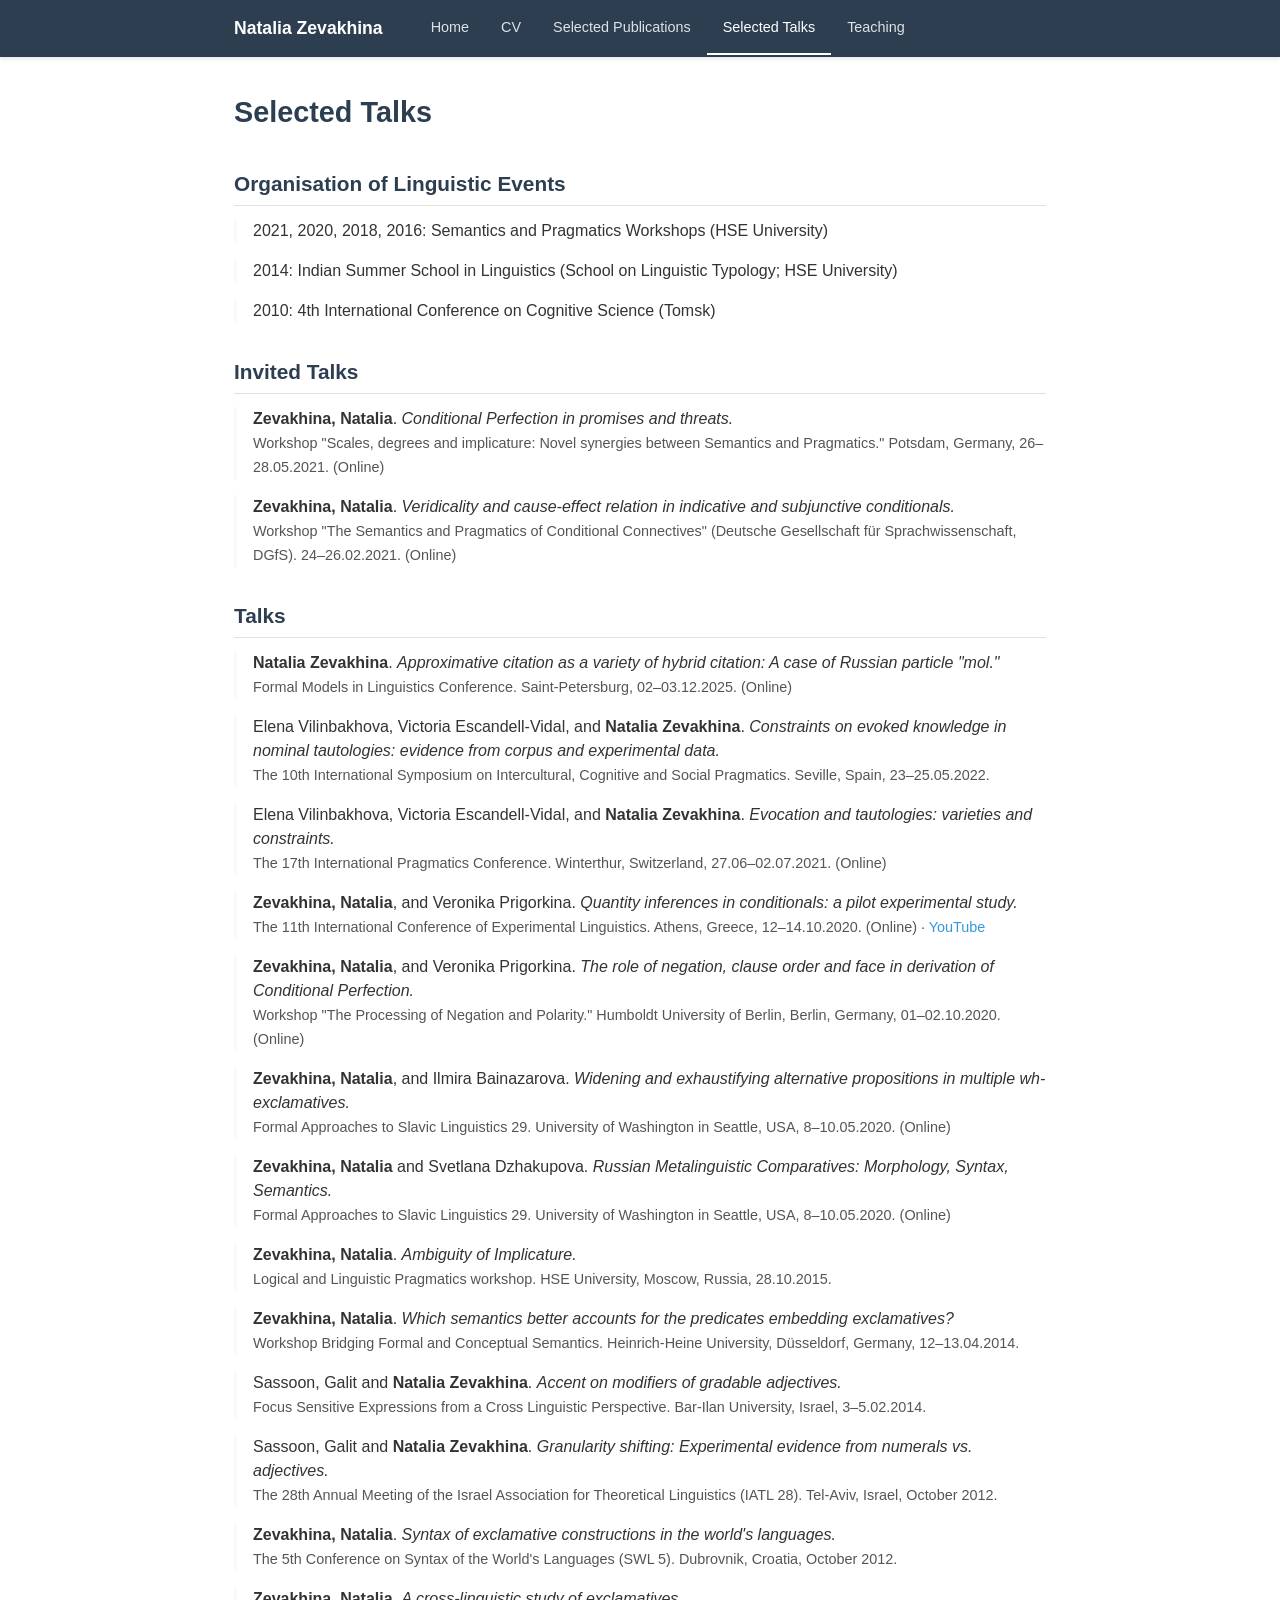
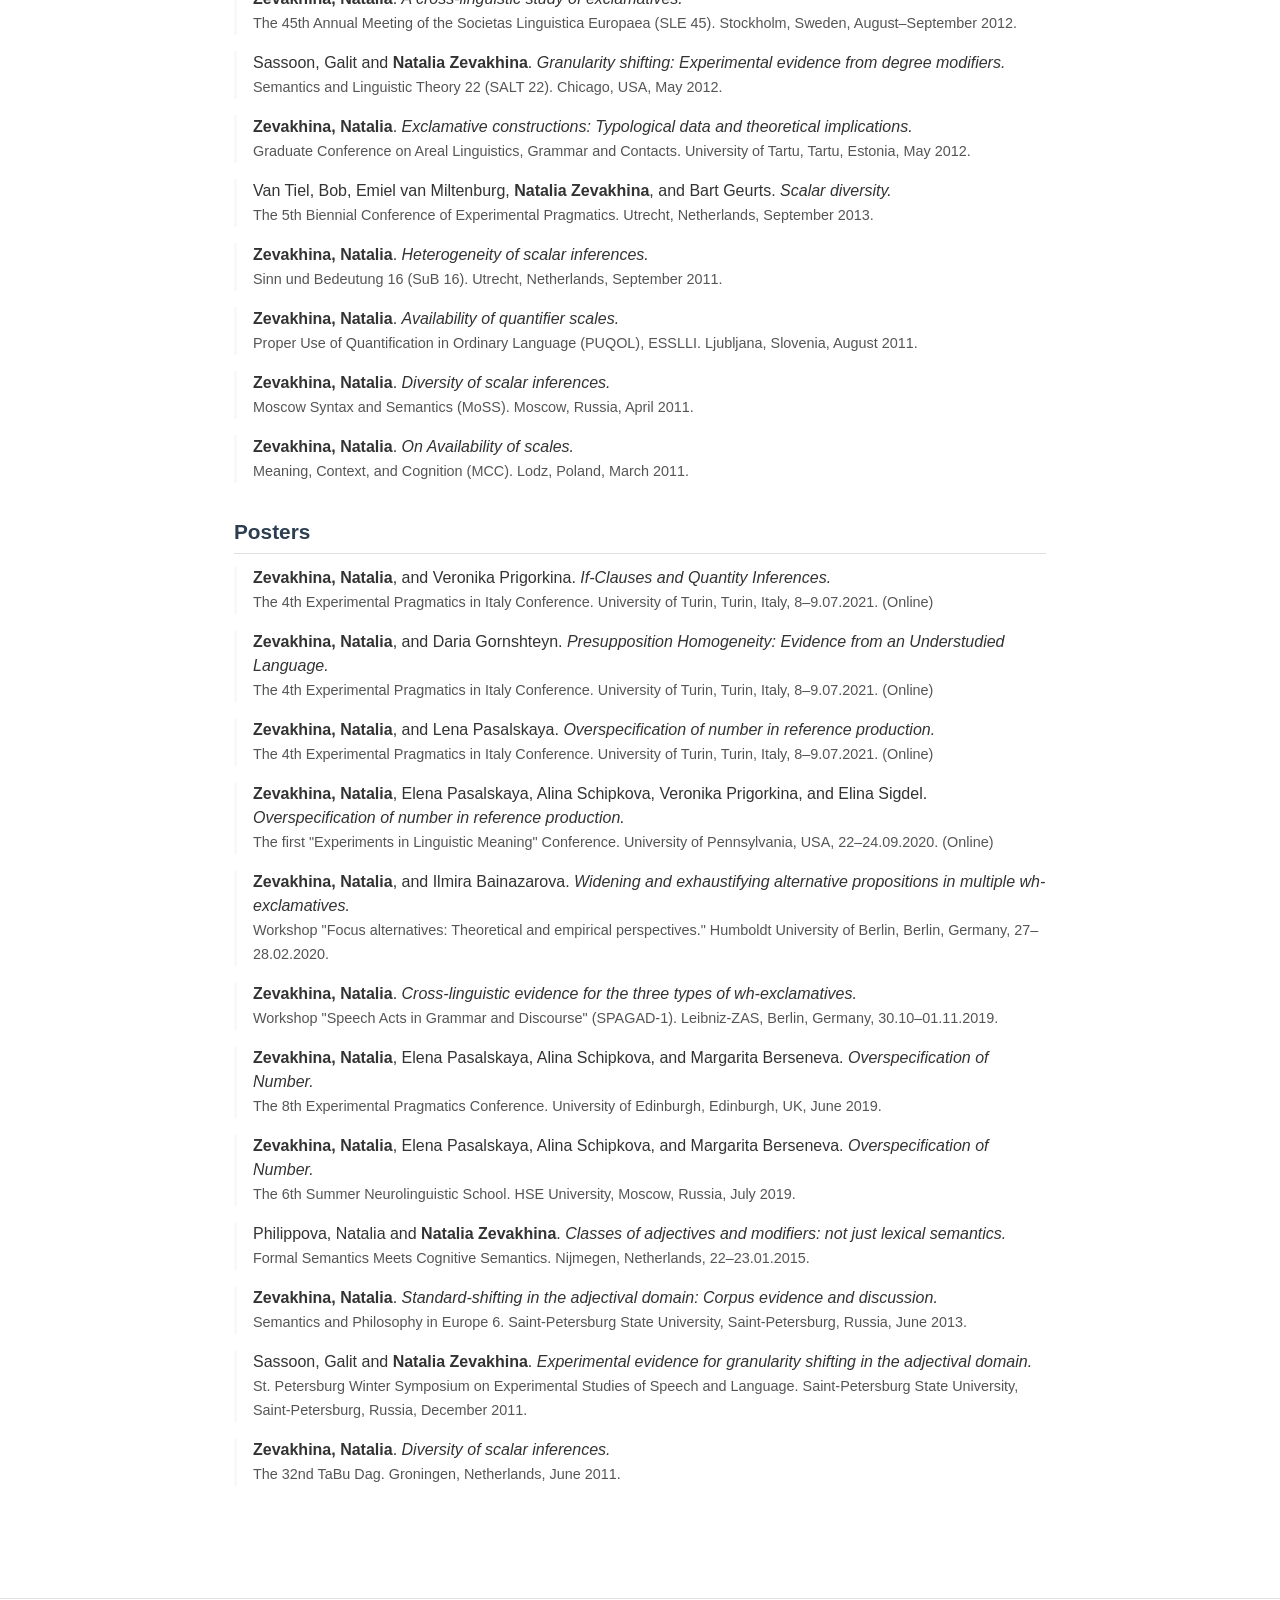
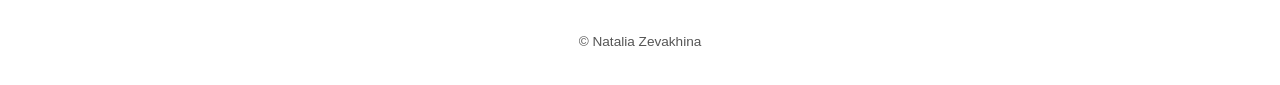
<file: talks.html>
<!DOCTYPE html>
<html lang="en">
<head>
    <meta charset="UTF-8">
    <meta name="viewport" content="width=device-width, initial-scale=1.0">
    <title>Selected Talks — Natalia Zevakhina</title>
    <meta name="description" content="Selected talks and presentations by Natalia Zevakhina at international linguistics conferences and workshops.">
    <link rel="stylesheet" href="assets/style.css">
</head>
<body>
    <header>
        <nav>
            <div class="site-title"><a href="index.html">Natalia Zevakhina</a></div>
            <button class="nav-toggle" aria-label="Toggle navigation" onclick="document.querySelector('nav ul').classList.toggle('open')">☰</button>
            <ul>
                <li><a href="index.html">Home</a></li>
                <li><a href="cv.html">CV</a></li>
                <li><a href="publications.html">Selected Publications</a></li>
                <li><a href="talks.html" class="active">Selected Talks</a></li>
                <li><a href="teaching.html">Teaching</a></li>
            </ul>
        </nav>
    </header>

    <main>
        <h1>Selected Talks</h1>

        <h2>Organisation of Linguistic Events</h2>
        <ul class="pub-list">
            <li>2021, 2020, 2018, 2016: Semantics and Pragmatics Workshops (HSE University)</li>
            <li>2014: Indian Summer School in Linguistics (School on Linguistic Typology; HSE University)</li>
            <li>2010: 4th International Conference on Cognitive Science (Tomsk)</li>
        </ul>

        <h2>Invited Talks</h2>
        <ul class="pub-list">
            <li><strong>Zevakhina, Natalia</strong>. <span class="pub-title"><em>Conditional Perfection in promises and threats.</em></span><br>
                <span class="pub-details">Workshop "Scales, degrees and implicature: Novel synergies between Semantics and Pragmatics." Potsdam, Germany, 26–28.05.2021. (Online)</span></li>
            <li><strong>Zevakhina, Natalia</strong>. <span class="pub-title"><em>Veridicality and cause-effect relation in indicative and subjunctive conditionals.</em></span><br>
                <span class="pub-details">Workshop "The Semantics and Pragmatics of Conditional Connectives" (Deutsche Gesellschaft für Sprachwissenschaft, DGfS). 24–26.02.2021. (Online)</span></li>
        </ul>

        <h2>Talks</h2>
        <ul class="pub-list">
            <li><strong>Natalia Zevakhina</strong>. <span class="pub-title"><em>Approximative citation as a variety of hybrid citation: A case of Russian particle "mol."</em></span><br>
                <span class="pub-details">Formal Models in Linguistics Conference. Saint-Petersburg, 02–03.12.2025. (Online)</span></li>

            <li>Elena Vilinbakhova, Victoria Escandell-Vidal, and <strong>Natalia Zevakhina</strong>. <span class="pub-title"><em>Constraints on evoked knowledge in nominal tautologies: evidence from corpus and experimental data.</em></span><br>
                <span class="pub-details">The 10th International Symposium on Intercultural, Cognitive and Social Pragmatics. Seville, Spain, 23–25.05.2022.</span></li>

            <li>Elena Vilinbakhova, Victoria Escandell-Vidal, and <strong>Natalia Zevakhina</strong>. <span class="pub-title"><em>Evocation and tautologies: varieties and constraints.</em></span><br>
                <span class="pub-details">The 17th International Pragmatics Conference. Winterthur, Switzerland, 27.06–02.07.2021. (Online)</span></li>

            <li><strong>Zevakhina, Natalia</strong>, and Veronika Prigorkina. <span class="pub-title"><em>Quantity inferences in conditionals: a pilot experimental study.</em></span><br>
                <span class="pub-details">The 11th International Conference of Experimental Linguistics. Athens, Greece, 12–14.10.2020. (Online) · <a href="https://www.youtube.com/watch?v=Ai40b98bwYA&amp;t=402s" target="_blank">YouTube</a></span></li>

            <li><strong>Zevakhina, Natalia</strong>, and Veronika Prigorkina. <span class="pub-title"><em>The role of negation, clause order and face in derivation of Conditional Perfection.</em></span><br>
                <span class="pub-details">Workshop "The Processing of Negation and Polarity." Humboldt University of Berlin, Berlin, Germany, 01–02.10.2020. (Online)</span></li>

            <li><strong>Zevakhina, Natalia</strong>, and Ilmira Bainazarova. <span class="pub-title"><em>Widening and exhaustifying alternative propositions in multiple wh-exclamatives.</em></span><br>
                <span class="pub-details">Formal Approaches to Slavic Linguistics 29. University of Washington in Seattle, USA, 8–10.05.2020. (Online)</span></li>

            <li><strong>Zevakhina, Natalia</strong> and Svetlana Dzhakupova. <span class="pub-title"><em>Russian Metalinguistic Comparatives: Morphology, Syntax, Semantics.</em></span><br>
                <span class="pub-details">Formal Approaches to Slavic Linguistics 29. University of Washington in Seattle, USA, 8–10.05.2020. (Online)</span></li>

            <li><strong>Zevakhina, Natalia</strong>. <span class="pub-title"><em>Ambiguity of Implicature.</em></span><br>
                <span class="pub-details">Logical and Linguistic Pragmatics workshop. HSE University, Moscow, Russia, 28.10.2015.</span></li>

            <li><strong>Zevakhina, Natalia</strong>. <span class="pub-title"><em>Which semantics better accounts for the predicates embedding exclamatives?</em></span><br>
                <span class="pub-details">Workshop Bridging Formal and Conceptual Semantics. Heinrich-Heine University, Düsseldorf, Germany, 12–13.04.2014.</span></li>

            <li>Sassoon, Galit and <strong>Natalia Zevakhina</strong>. <span class="pub-title"><em>Accent on modifiers of gradable adjectives.</em></span><br>
                <span class="pub-details">Focus Sensitive Expressions from a Cross Linguistic Perspective. Bar-Ilan University, Israel, 3–5.02.2014.</span></li>

            <li>Sassoon, Galit and <strong>Natalia Zevakhina</strong>. <span class="pub-title"><em>Granularity shifting: Experimental evidence from numerals vs. adjectives.</em></span><br>
                <span class="pub-details">The 28th Annual Meeting of the Israel Association for Theoretical Linguistics (IATL 28). Tel-Aviv, Israel, October 2012.</span></li>

            <li><strong>Zevakhina, Natalia</strong>. <span class="pub-title"><em>Syntax of exclamative constructions in the world's languages.</em></span><br>
                <span class="pub-details">The 5th Conference on Syntax of the World's Languages (SWL 5). Dubrovnik, Croatia, October 2012.</span></li>

            <li><strong>Zevakhina, Natalia</strong>. <span class="pub-title"><em>A cross-linguistic study of exclamatives.</em></span><br>
                <span class="pub-details">The 45th Annual Meeting of the Societas Linguistica Europaea (SLE 45). Stockholm, Sweden, August–September 2012.</span></li>

            <li>Sassoon, Galit and <strong>Natalia Zevakhina</strong>. <span class="pub-title"><em>Granularity shifting: Experimental evidence from degree modifiers.</em></span><br>
                <span class="pub-details">Semantics and Linguistic Theory 22 (SALT 22). Chicago, USA, May 2012.</span></li>

            <li><strong>Zevakhina, Natalia</strong>. <span class="pub-title"><em>Exclamative constructions: Typological data and theoretical implications.</em></span><br>
                <span class="pub-details">Graduate Conference on Areal Linguistics, Grammar and Contacts. University of Tartu, Tartu, Estonia, May 2012.</span></li>

            <li>Van Tiel, Bob, Emiel van Miltenburg, <strong>Natalia Zevakhina</strong>, and Bart Geurts. <span class="pub-title"><em>Scalar diversity.</em></span><br>
                <span class="pub-details">The 5th Biennial Conference of Experimental Pragmatics. Utrecht, Netherlands, September 2013.</span></li>

            <li><strong>Zevakhina, Natalia</strong>. <span class="pub-title"><em>Heterogeneity of scalar inferences.</em></span><br>
                <span class="pub-details">Sinn und Bedeutung 16 (SuB 16). Utrecht, Netherlands, September 2011.</span></li>

            <li><strong>Zevakhina, Natalia</strong>. <span class="pub-title"><em>Availability of quantifier scales.</em></span><br>
                <span class="pub-details">Proper Use of Quantification in Ordinary Language (PUQOL), ESSLLI. Ljubljana, Slovenia, August 2011.</span></li>

            <li><strong>Zevakhina, Natalia</strong>. <span class="pub-title"><em>Diversity of scalar inferences.</em></span><br>
                <span class="pub-details">Moscow Syntax and Semantics (MoSS). Moscow, Russia, April 2011.</span></li>

            <li><strong>Zevakhina, Natalia</strong>. <span class="pub-title"><em>On Availability of scales.</em></span><br>
                <span class="pub-details">Meaning, Context, and Cognition (MCC). Lodz, Poland, March 2011.</span></li>
        </ul>

        <h2>Posters</h2>
        <ul class="pub-list">
            <li><strong>Zevakhina, Natalia</strong>, and Veronika Prigorkina. <span class="pub-title"><em>If-Clauses and Quantity Inferences.</em></span><br>
                <span class="pub-details">The 4th Experimental Pragmatics in Italy Conference. University of Turin, Turin, Italy, 8–9.07.2021. (Online)</span></li>

            <li><strong>Zevakhina, Natalia</strong>, and Daria Gornshteyn. <span class="pub-title"><em>Presupposition Homogeneity: Evidence from an Understudied Language.</em></span><br>
                <span class="pub-details">The 4th Experimental Pragmatics in Italy Conference. University of Turin, Turin, Italy, 8–9.07.2021. (Online)</span></li>

            <li><strong>Zevakhina, Natalia</strong>, and Lena Pasalskaya. <span class="pub-title"><em>Overspecification of number in reference production.</em></span><br>
                <span class="pub-details">The 4th Experimental Pragmatics in Italy Conference. University of Turin, Turin, Italy, 8–9.07.2021. (Online)</span></li>

            <li><strong>Zevakhina, Natalia</strong>, Elena Pasalskaya, Alina Schipkova, Veronika Prigorkina, and Elina Sigdel. <span class="pub-title"><em>Overspecification of number in reference production.</em></span><br>
                <span class="pub-details">The first "Experiments in Linguistic Meaning" Conference. University of Pennsylvania, USA, 22–24.09.2020. (Online)</span></li>

            <li><strong>Zevakhina, Natalia</strong>, and Ilmira Bainazarova. <span class="pub-title"><em>Widening and exhaustifying alternative propositions in multiple wh-exclamatives.</em></span><br>
                <span class="pub-details">Workshop "Focus alternatives: Theoretical and empirical perspectives." Humboldt University of Berlin, Berlin, Germany, 27–28.02.2020.</span></li>

            <li><strong>Zevakhina, Natalia</strong>. <span class="pub-title"><em>Cross-linguistic evidence for the three types of wh-exclamatives.</em></span><br>
                <span class="pub-details">Workshop "Speech Acts in Grammar and Discourse" (SPAGAD-1). Leibniz-ZAS, Berlin, Germany, 30.10–01.11.2019.</span></li>

            <li><strong>Zevakhina, Natalia</strong>, Elena Pasalskaya, Alina Schipkova, and Margarita Berseneva. <span class="pub-title"><em>Overspecification of Number.</em></span><br>
                <span class="pub-details">The 8th Experimental Pragmatics Conference. University of Edinburgh, Edinburgh, UK, June 2019.</span></li>

            <li><strong>Zevakhina, Natalia</strong>, Elena Pasalskaya, Alina Schipkova, and Margarita Berseneva. <span class="pub-title"><em>Overspecification of Number.</em></span><br>
                <span class="pub-details">The 6th Summer Neurolinguistic School. HSE University, Moscow, Russia, July 2019.</span></li>

            <li>Philippova, Natalia and <strong>Natalia Zevakhina</strong>. <span class="pub-title"><em>Classes of adjectives and modifiers: not just lexical semantics.</em></span><br>
                <span class="pub-details">Formal Semantics Meets Cognitive Semantics. Nijmegen, Netherlands, 22–23.01.2015.</span></li>

            <li><strong>Zevakhina, Natalia</strong>. <span class="pub-title"><em>Standard-shifting in the adjectival domain: Corpus evidence and discussion.</em></span><br>
                <span class="pub-details">Semantics and Philosophy in Europe 6. Saint-Petersburg State University, Saint-Petersburg, Russia, June 2013.</span></li>

            <li>Sassoon, Galit and <strong>Natalia Zevakhina</strong>. <span class="pub-title"><em>Experimental evidence for granularity shifting in the adjectival domain.</em></span><br>
                <span class="pub-details">St. Petersburg Winter Symposium on Experimental Studies of Speech and Language. Saint-Petersburg State University, Saint-Petersburg, Russia, December 2011.</span></li>

            <li><strong>Zevakhina, Natalia</strong>. <span class="pub-title"><em>Diversity of scalar inferences.</em></span><br>
                <span class="pub-details">The 32nd TaBu Dag. Groningen, Netherlands, June 2011.</span></li>
        </ul>
    </main>

    <footer>
        © Natalia Zevakhina
    </footer>
</body>
</html>
</file>
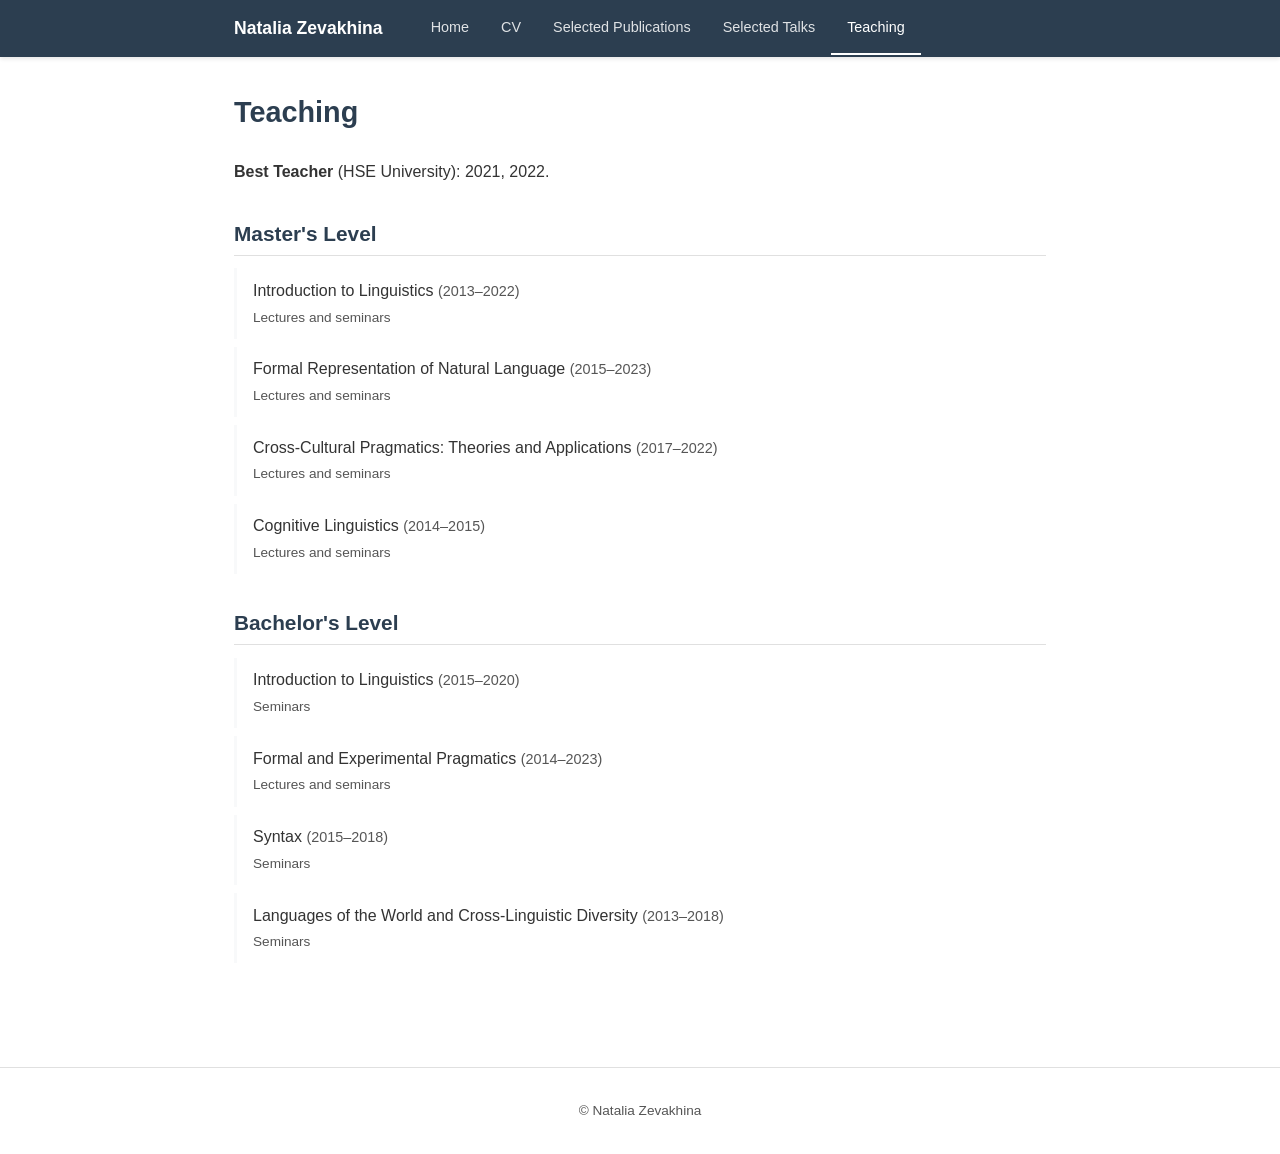
<file: teaching.html>
<!DOCTYPE html>
<html lang="en">
<head>
    <meta charset="UTF-8">
    <meta name="viewport" content="width=device-width, initial-scale=1.0">
    <title>Teaching — Natalia Zevakhina</title>
    <meta name="description" content="Teaching experience of Natalia Zevakhina — linguistics courses at the bachelor's and master's level, including semantics, pragmatics, and formal language representation.">
    <link rel="stylesheet" href="assets/style.css">
</head>
<body>
    <header>
        <nav>
            <div class="site-title"><a href="index.html">Natalia Zevakhina</a></div>
            <button class="nav-toggle" aria-label="Toggle navigation" onclick="document.querySelector('nav ul').classList.toggle('open')">☰</button>
            <ul>
                <li><a href="index.html">Home</a></li>
                <li><a href="cv.html">CV</a></li>
                <li><a href="publications.html">Selected Publications</a></li>
                <li><a href="talks.html">Selected Talks</a></li>
                <li><a href="teaching.html" class="active">Teaching</a></li>
            </ul>
        </nav>
    </header>

    <main>
        <h1>Teaching</h1>

        <p><strong>Best Teacher</strong> (HSE University): 2021, 2022.</p>

        <h2>Master's Level</h2>
        <ul class="course-list">
            <li>
                <span class="course-name">Introduction to Linguistics</span>
                <span class="course-years">(2013–2022)</span><br>
                <span class="course-type">Lectures and seminars</span>
            </li>
            <li>
                <span class="course-name">Formal Representation of Natural Language</span>
                <span class="course-years">(2015–2023)</span><br>
                <span class="course-type">Lectures and seminars</span>
            </li>
            <li>
                <span class="course-name">Cross-Cultural Pragmatics: Theories and Applications</span>
                <span class="course-years">(2017–2022)</span><br>
                <span class="course-type">Lectures and seminars</span>
            </li>
            <li>
                <span class="course-name">Cognitive Linguistics</span>
                <span class="course-years">(2014–2015)</span><br>
                <span class="course-type">Lectures and seminars</span>
            </li>
        </ul>

        <h2>Bachelor's Level</h2>
        <ul class="course-list">
            <li>
                <span class="course-name">Introduction to Linguistics</span>
                <span class="course-years">(2015–2020)</span><br>
                <span class="course-type">Seminars</span>
            </li>
            <li>
                <span class="course-name">Formal and Experimental Pragmatics</span>
                <span class="course-years">(2014–2023)</span><br>
                <span class="course-type">Lectures and seminars</span>
            </li>
            <li>
                <span class="course-name">Syntax</span>
                <span class="course-years">(2015–2018)</span><br>
                <span class="course-type">Seminars</span>
            </li>
            <li>
                <span class="course-name">Languages of the World and Cross-Linguistic Diversity</span>
                <span class="course-years">(2013–2018)</span><br>
                <span class="course-type">Seminars</span>
            </li>
        </ul>
    </main>

    <footer>
        © Natalia Zevakhina
    </footer>
</body>
</html>
</file>
<file: assets/style.css>
:root {
    --primary: #2c3e50;
    --accent: #3498db;
    --text: #333;
    --text-light: #555;
    --bg: #fff;
    --bg-light: #f8f9fa;
    --border: #e0e0e0;
    --max-width: 860px;
}

* {
    margin: 0;
    padding: 0;
    box-sizing: border-box;
}

body {
    font-family: 'Segoe UI', Tahoma, Geneva, Verdana, sans-serif;
    color: var(--text);
    line-height: 1.6;
    background: var(--bg);
}

a {
    color: var(--accent);
    text-decoration: none;
}

a:hover {
    text-decoration: underline;
}

/* Header / Navigation */
header {
    background: var(--primary);
    color: #fff;
    padding: 0;
    position: sticky;
    top: 0;
    z-index: 100;
    box-shadow: 0 2px 4px rgba(0,0,0,0.1);
}

nav {
    max-width: var(--max-width);
    margin: 0 auto;
    display: flex;
    align-items: center;
    flex-wrap: wrap;
    padding: 0 1.5rem;
}

nav .site-title {
    font-size: 1.1rem;
    font-weight: 600;
    padding: 0.9rem 0;
    margin-right: 2rem;
    white-space: nowrap;
}

nav .site-title a {
    color: #fff;
    text-decoration: none;
}

nav ul {
    list-style: none;
    display: flex;
    flex-wrap: wrap;
}

nav ul li a {
    color: rgba(255,255,255,0.85);
    padding: 0.9rem 1rem;
    display: block;
    font-size: 0.9rem;
    transition: color 0.2s;
}

nav ul li a:hover,
nav ul li a.active {
    color: #fff;
    text-decoration: none;
}

nav ul li a.active {
    border-bottom: 2px solid #fff;
}

/* Hamburger */
.nav-toggle {
    display: none;
    background: none;
    border: none;
    color: #fff;
    font-size: 1.5rem;
    cursor: pointer;
    padding: 0.5rem;
    margin-left: auto;
}

/* Main content */
main {
    max-width: var(--max-width);
    margin: 0 auto;
    padding: 2rem 1.5rem 3rem;
}

h1 {
    font-size: 1.8rem;
    color: var(--primary);
    margin-bottom: 1.5rem;
}

h2 {
    font-size: 1.3rem;
    color: var(--primary);
    margin-top: 2rem;
    margin-bottom: 0.8rem;
    border-bottom: 1px solid var(--border);
    padding-bottom: 0.3rem;
}

h3 {
    font-size: 1.1rem;
    color: var(--primary);
    margin-top: 1.5rem;
    margin-bottom: 0.5rem;
}

p {
    margin-bottom: 1rem;
}

/* Home page hero */
.hero {
    display: flex;
    gap: 2rem;
    align-items: flex-start;
    margin-bottom: 2rem;
}

.hero-photo {
    width: 200px;
    min-width: 200px;
    border-radius: 8px;
    box-shadow: 0 2px 8px rgba(0,0,0,0.12);
}

.hero-text h1 {
    margin-bottom: 0.5rem;
}

.hero-text .subtitle {
    color: var(--text-light);
    font-size: 1rem;
    margin-bottom: 0.5rem;
}

.profiles {
    font-size: 0.9rem;
    margin-top: 0.5rem;
    line-height: 1.8;
}

.contact {
    margin-top: 1rem;
    font-size: 0.95rem;
    color: var(--text-light);
}

/* Publication / Talk list */
.pub-year {
    font-size: 1.2rem;
    font-weight: 600;
    color: var(--primary);
    margin-top: 2rem;
    margin-bottom: 0.6rem;
    border-bottom: 2px solid var(--accent);
    padding-bottom: 0.2rem;
}

.pub-list {
    list-style: none;
    padding: 0;
}

.pub-list li {
    margin-bottom: 1rem;
    padding-left: 1rem;
    border-left: 3px solid var(--bg-light);
    line-height: 1.5;
}

.pub-list li:hover {
    border-left-color: var(--accent);
}

.pub-title {
    font-weight: 500;
}

.pub-venue {
    font-style: italic;
    color: var(--text-light);
}

.pub-details {
    font-size: 0.9rem;
    color: var(--text-light);
}

/* Teaching */
.course-list {
    list-style: none;
    padding: 0;
}

.course-list li {
    padding: 0.6rem 0 0.6rem 1rem;
    border-left: 3px solid var(--bg-light);
    margin-bottom: 0.5rem;
}

.course-list li:hover {
    border-left-color: var(--accent);
}

.course-name {
    font-weight: 500;
}

.course-years {
    color: var(--text-light);
    font-size: 0.9rem;
}

.course-type {
    color: var(--text-light);
    font-size: 0.85rem;
}

/* CV page */
.cv-download {
    display: inline-flex;
    align-items: center;
    gap: 0.5rem;
    background: var(--accent);
    color: #fff;
    padding: 0.7rem 1.5rem;
    border-radius: 6px;
    font-size: 1rem;
    transition: background 0.2s;
    margin-top: 1rem;
}

.cv-download:hover {
    background: #2980b9;
    text-decoration: none;
}

/* Footer */
footer {
    text-align: center;
    padding: 2rem 1rem;
    color: var(--text-light);
    font-size: 0.85rem;
    border-top: 1px solid var(--border);
    margin-top: 3rem;
}

/* Responsive */
@media (max-width: 600px) {
    .hero {
        flex-direction: column;
        align-items: center;
        text-align: center;
    }

    .hero-photo {
        width: 160px;
        min-width: 160px;
    }

    .nav-toggle {
        display: block;
    }

    nav ul {
        display: none;
        width: 100%;
        flex-direction: column;
    }

    nav ul.open {
        display: flex;
    }

    nav ul li a {
        padding: 0.7rem 0;
    }
}
</file>
